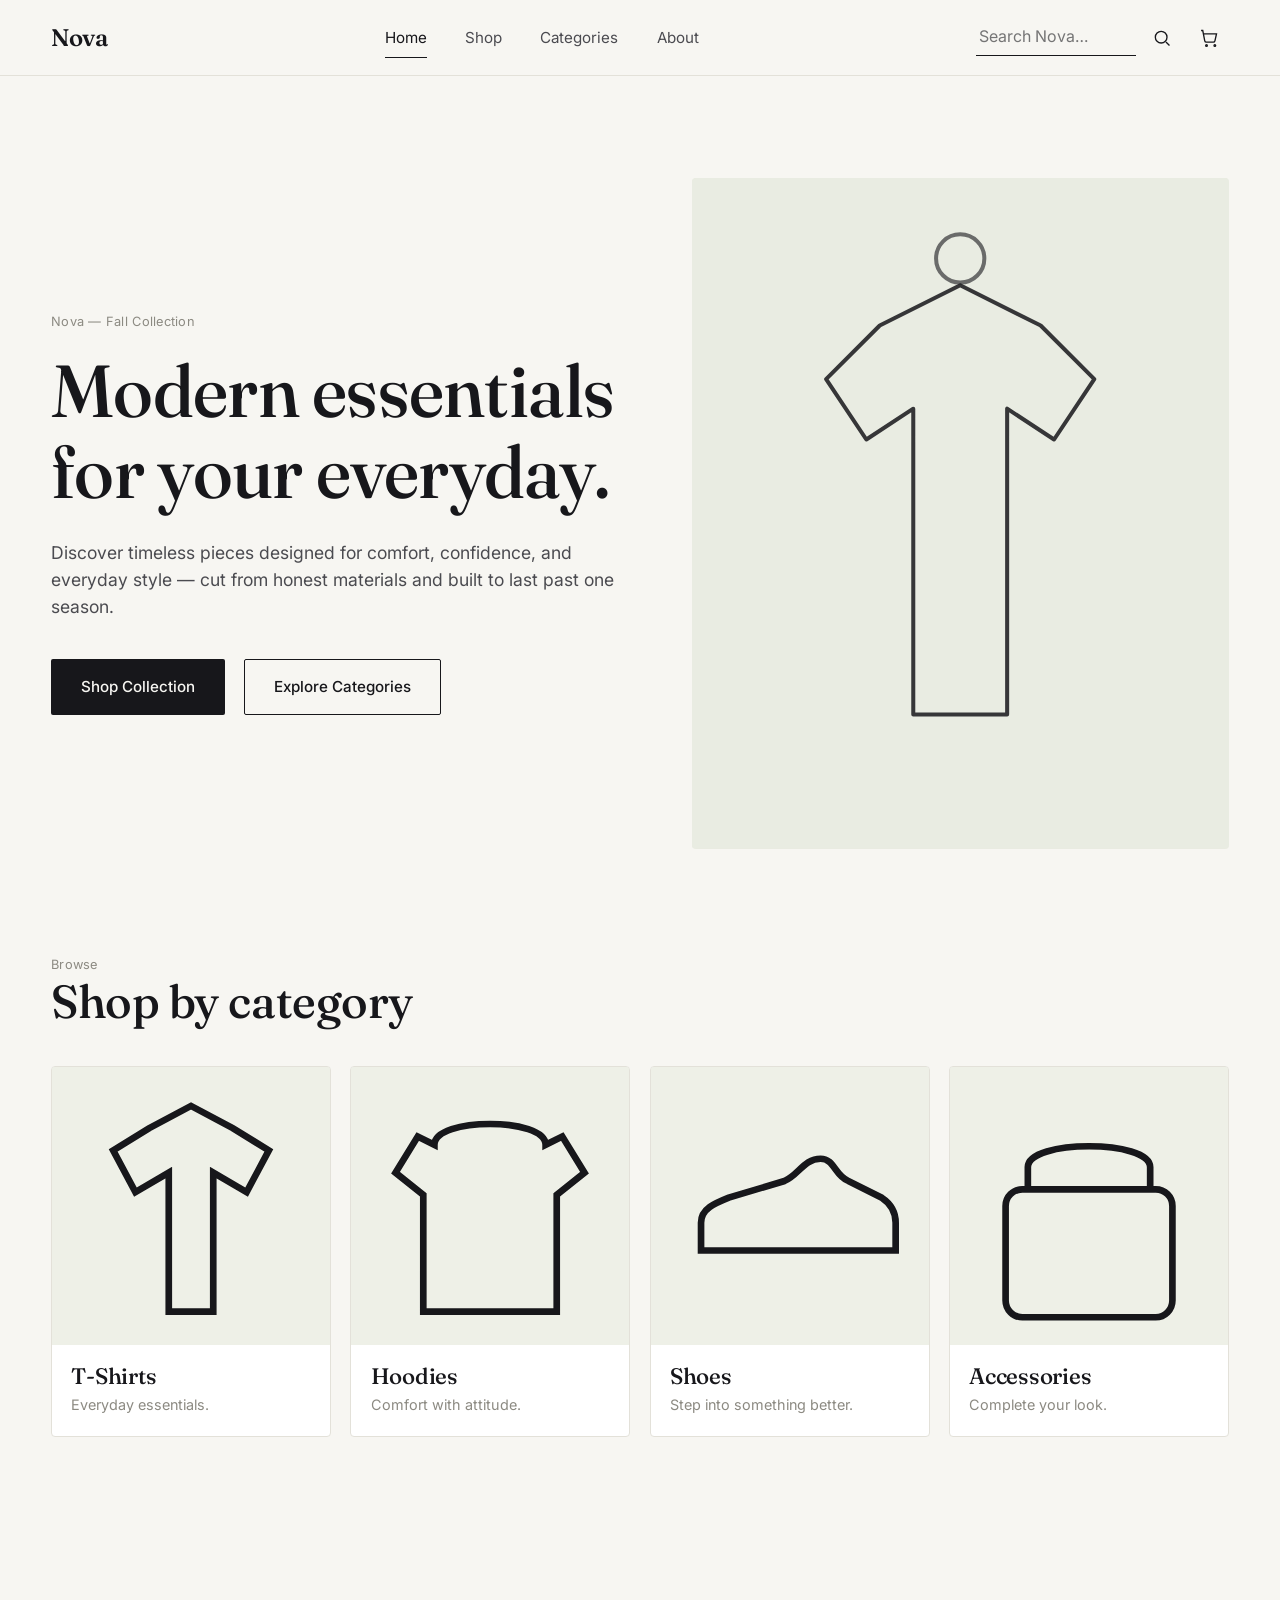
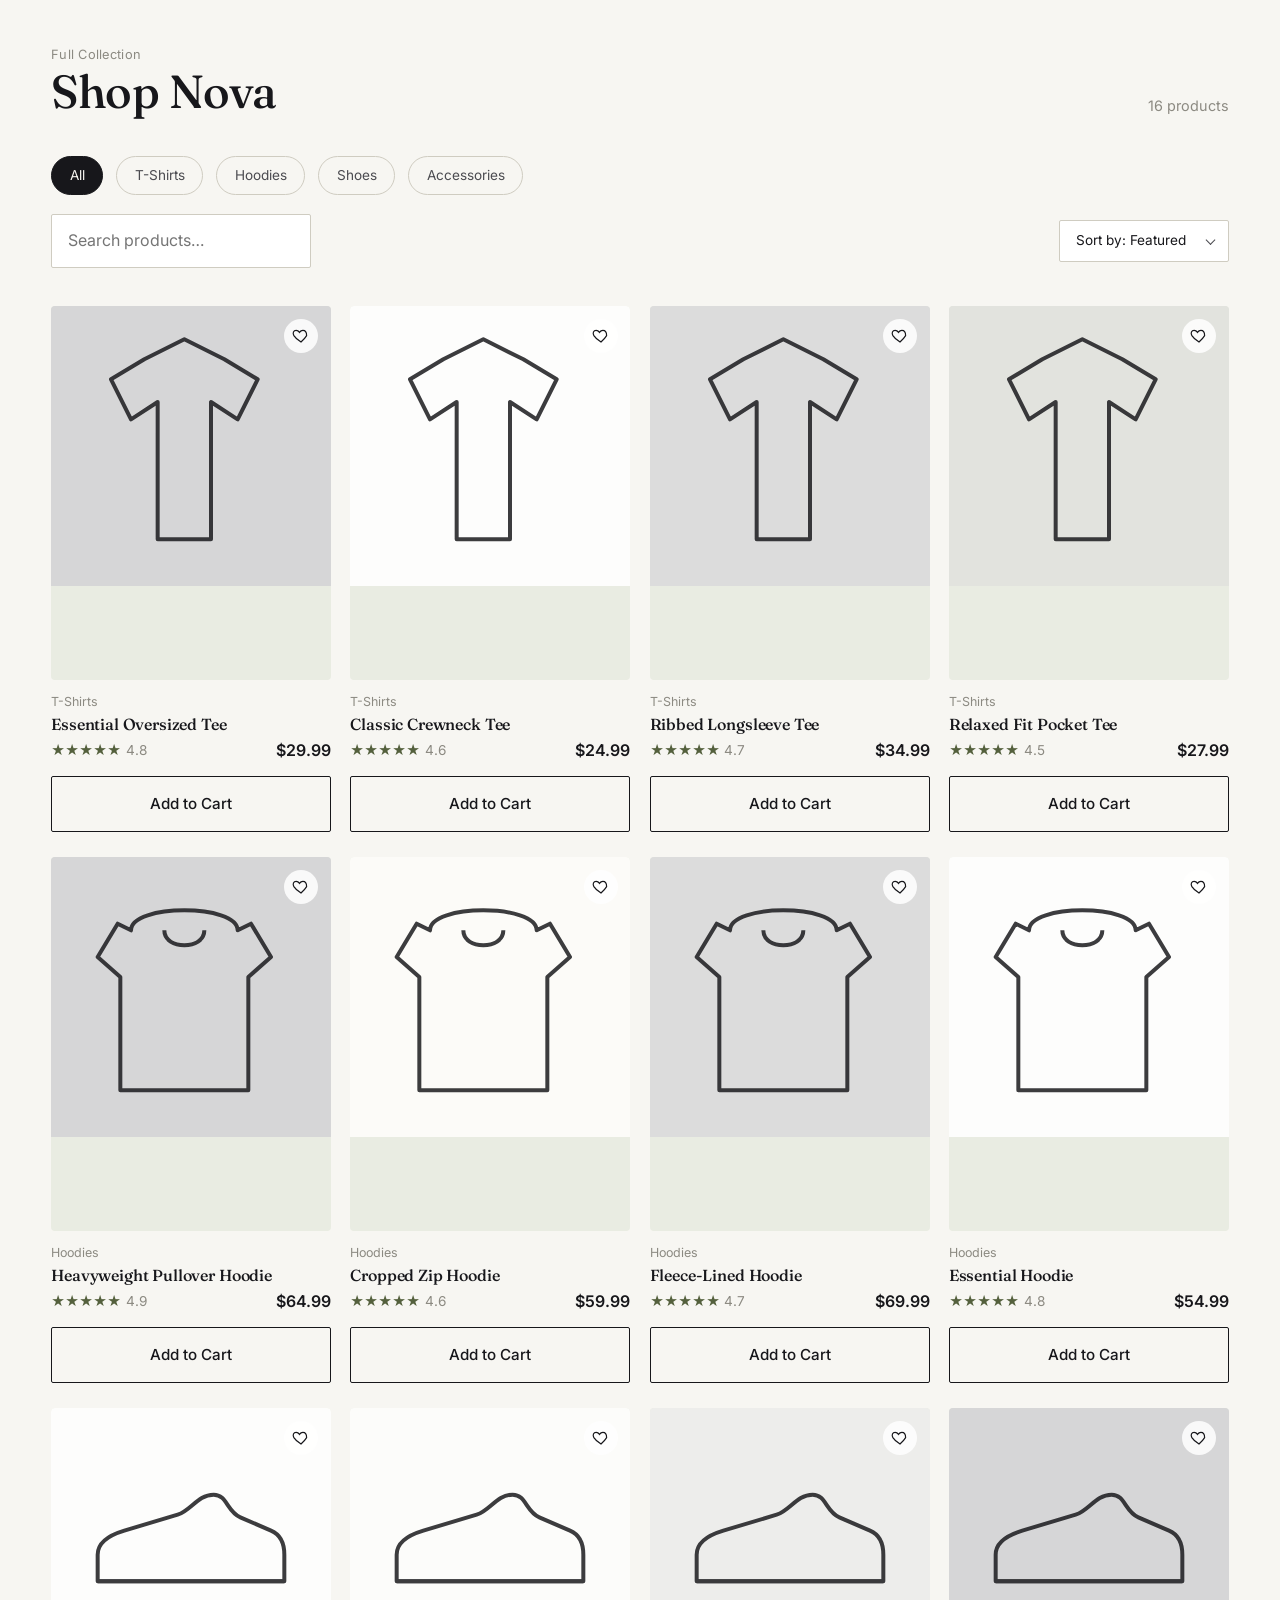
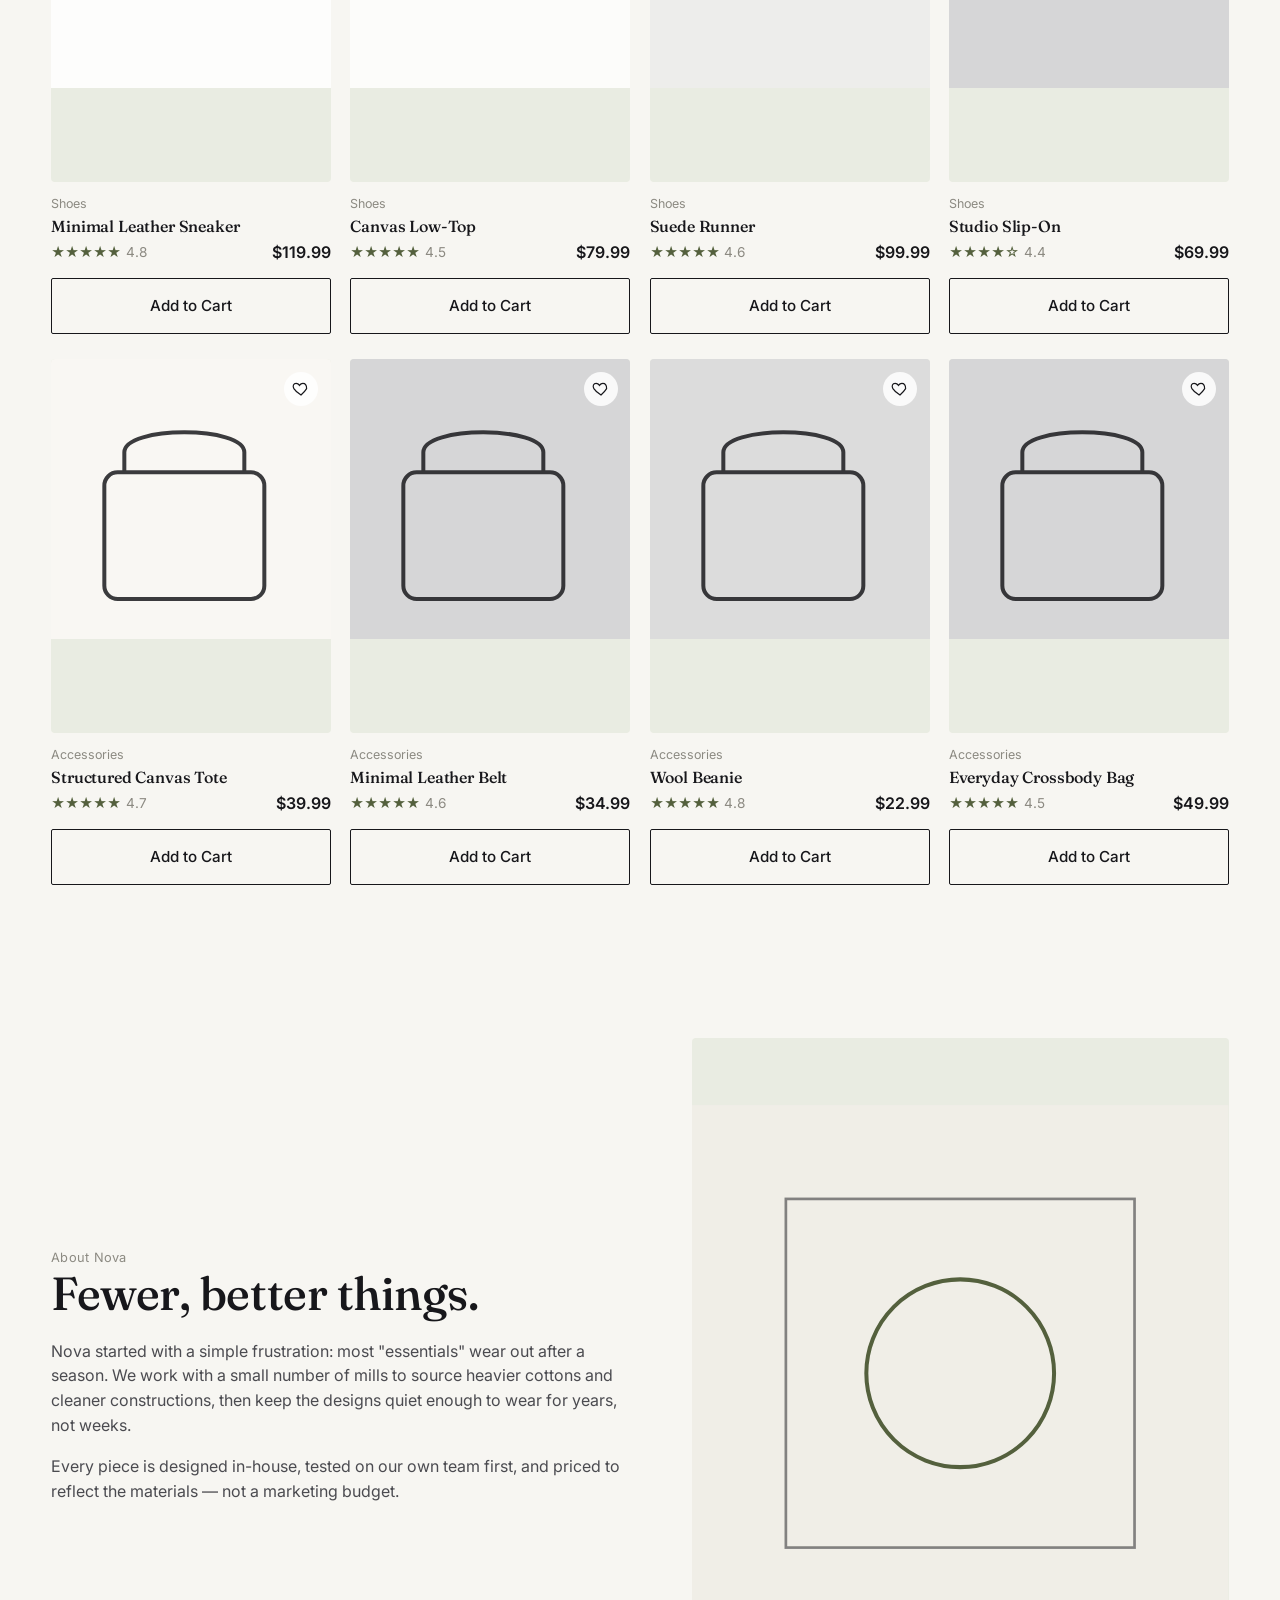
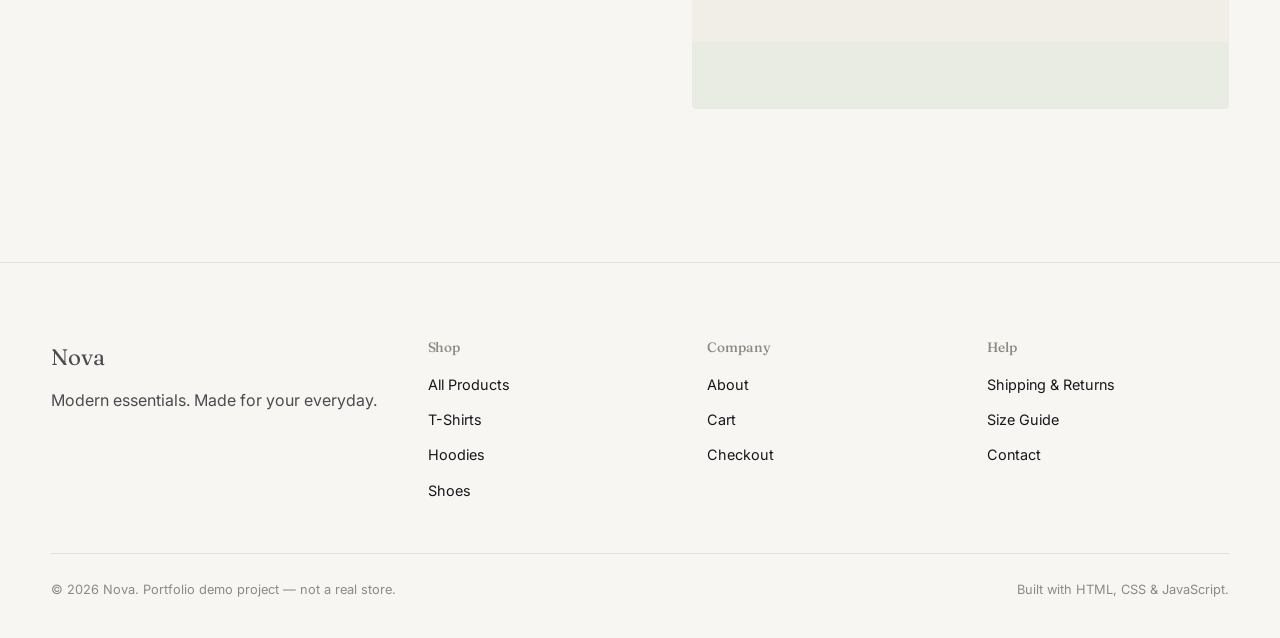
<file: index.html>
<!DOCTYPE html>
<html lang="en">
<head>
  <meta charset="UTF-8" />
  <meta name="viewport" content="width=device-width, initial-scale=1.0" />
  <title>Nova — Modern essentials, made for your everyday</title>
  <meta name="description" content="Nova is a modern fashion store selling t-shirts, hoodies, shoes, and accessories designed for comfort, confidence, and everyday style." />
  <link rel="icon" href="data:," />
  <link rel="preconnect" href="https://fonts.googleapis.com" />
  <link rel="preconnect" href="https://fonts.gstatic.com" crossorigin />
  <link href="https://fonts.googleapis.com/css2?family=Fraunces:opsz,wght@9..144,400;9..144,500;9..144,600&family=Inter:wght@400;500;600;700&display=swap" rel="stylesheet" />
  <link rel="stylesheet" href="css/style.css" />
  <link rel="stylesheet" href="css/components.css" />
  <link rel="stylesheet" href="css/responsive.css" />
</head>
<body>
  <a class="skip-link" href="#main">Skip to content</a>

  <!-- ===== Navbar ===== -->
  <header class="navbar">
    <div class="container navbar__inner">
      <button type="button" class="btn-icon navbar__toggle" data-menu-open aria-expanded="false" aria-controls="mobile-menu" aria-label="Open menu">
        <svg viewBox="0 0 24 24" width="22" height="22" fill="none" stroke="currentColor" stroke-width="1.6"><path d="M3 6h18M3 12h18M3 18h18"/></svg>
      </button>

      <a href="index.html" class="navbar__logo">Nova</a>

      <nav class="navbar__links" aria-label="Primary">
        <a href="index.html" aria-current="page">Home</a>
        <a href="#shop">Shop</a>
        <a href="#categories">Categories</a>
        <a href="#about">About</a>
      </nav>

      <div class="navbar__actions">
        <form class="navbar__search-form" data-search-form role="search" aria-label="Search products" onsubmit="return false;">
          <label for="nav-search" class="visually-hidden">Search products</label>
          <input type="search" id="nav-search" data-shop-search placeholder="Search Nova…" />
        </form>
        <button type="button" class="btn-icon" data-nav-search aria-label="Search">
          <svg viewBox="0 0 24 24" width="20" height="20" fill="none" stroke="currentColor" stroke-width="1.6"><circle cx="11" cy="11" r="7"/><path d="M21 21l-4.3-4.3"/></svg>
        </button>
        <a href="cart.html" class="btn-icon" aria-label="View cart">
          <svg viewBox="0 0 24 24" width="20" height="20" fill="none" stroke="currentColor" stroke-width="1.6"><circle cx="9" cy="21" r="1"/><circle cx="19" cy="21" r="1"/><path d="M2.5 3h2l2.4 12.4a2 2 0 0 0 2 1.6h8.2a2 2 0 0 0 2-1.6L21 7H6"/></svg>
          <span class="cart-badge" data-cart-badge>0</span>
        </a>
      </div>
    </div>
  </header>

  <!-- ===== Mobile menu ===== -->
  <div class="mobile-menu" id="mobile-menu">
    <div class="mobile-menu__scrim" data-menu-scrim></div>
    <div class="mobile-menu__panel" role="dialog" aria-modal="true" aria-label="Menu">
      <button type="button" class="btn-icon mobile-menu__close" data-menu-close aria-label="Close menu">
        <svg viewBox="0 0 24 24" width="20" height="20" fill="none" stroke="currentColor" stroke-width="1.6"><path d="M6 6l12 12M18 6L6 18"/></svg>
      </button>
      <nav class="mobile-menu__links" aria-label="Mobile">
        <a href="index.html">Home</a>
        <a href="#shop">Shop</a>
        <a href="#categories">Categories</a>
        <a href="#about">About</a>
        <a href="cart.html">Cart</a>
      </nav>
    </div>
  </div>

  <main id="main" class="page-enter">

    <!-- ===== Hero ===== -->
    <section class="hero">
      <div class="container hero__grid">
        <div class="hero__copy">
          <span class="eyebrow">Nova — Fall Collection</span>
          <h1>Modern essentials for your everyday.</h1>
          <p>Discover timeless pieces designed for comfort, confidence, and everyday style — cut from honest materials and built to last past one season.</p>
          <div class="hero__actions">
            <a href="#shop" class="btn btn-primary">Shop Collection</a>
            <a href="#categories" class="btn btn-secondary">Explore Categories</a>
          </div>
        </div>
        <div class="hero__visual" aria-hidden="true">
          <svg viewBox="0 0 400 500" xmlns="http://www.w3.org/2000/svg">
            <rect width="400" height="500" fill="#E9ECE2"/>
            <path d="M140 110 L200 80 L260 110 L300 150 L270 195 L235 172 L235 400 L165 400 L165 172 L130 195 L100 150 Z"
                  fill="none" stroke="#17171B" stroke-width="3" stroke-linejoin="round" opacity="0.85"/>
            <circle cx="200" cy="60" r="18" fill="none" stroke="#17171B" stroke-width="3" opacity="0.6"/>
          </svg>
        </div>
      </div>
    </section>

    <!-- ===== Featured Categories ===== -->
    <section class="section" id="categories">
      <div class="container">
        <div class="section-head">
          <div>
            <span class="eyebrow">Browse</span>
            <h2>Shop by category</h2>
          </div>
        </div>
        <div class="category-grid" data-categories-grid></div>
      </div>
    </section>

    <!-- ===== Shop ===== -->
    <section class="section" id="shop">
      <div class="container">
        <div class="section-head">
          <div>
            <span class="eyebrow">Full Collection</span>
            <h2>Shop Nova</h2>
          </div>
          <p data-result-count class="result-count">16 products</p>
        </div>

        <div class="toolbar">
          <div class="filter-pills" role="group" aria-label="Filter by category" data-filter-pills>
            <button type="button" class="filter-pill" data-filter-pill="All" aria-pressed="true">All</button>
            <button type="button" class="filter-pill" data-filter-pill="T-Shirts" aria-pressed="false">T-Shirts</button>
            <button type="button" class="filter-pill" data-filter-pill="Hoodies" aria-pressed="false">Hoodies</button>
            <button type="button" class="filter-pill" data-filter-pill="Shoes" aria-pressed="false">Shoes</button>
            <button type="button" class="filter-pill" data-filter-pill="Accessories" aria-pressed="false">Accessories</button>
          </div>

          <div class="toolbar__row">
            <div class="field" style="margin-bottom:0; max-width: 260px; flex: 1;">
              <label for="shop-search" class="visually-hidden">Search products</label>
              <input type="search" id="shop-search" data-shop-search placeholder="Search products…" />
            </div>
            <div class="select-field">
              <label for="sort-select" class="visually-hidden">Sort by</label>
              <select id="sort-select" data-sort-select>
                <option value="featured">Sort by: Featured</option>
                <option value="price-asc">Price: Low to High</option>
                <option value="price-desc">Price: High to Low</option>
                <option value="rating">Rating</option>
                <option value="name-asc">Name: A-Z</option>
                <option value="name-desc">Name: Z-A</option>
              </select>
            </div>
          </div>
        </div>

        <div class="product-grid" data-shop-grid aria-live="polite"></div>
      </div>
    </section>

    <!-- ===== About ===== -->
    <section class="section section--tight" id="about">
      <div class="container hero__grid" style="align-items:center;">
        <div class="hero__visual" aria-hidden="true" style="order:2;">
          <svg viewBox="0 0 400 400" xmlns="http://www.w3.org/2000/svg">
            <rect width="400" height="400" fill="#F0EEE7"/>
            <rect x="70" y="70" width="260" height="260" fill="none" stroke="#17171B" stroke-width="2" opacity="0.5"/>
            <circle cx="200" cy="200" r="70" fill="none" stroke="#54603D" stroke-width="3"/>
          </svg>
        </div>
        <div>
          <span class="eyebrow">About Nova</span>
          <h2 style="margin-bottom: 1.2rem;">Fewer, better things.</h2>
          <p>Nova started with a simple frustration: most "essentials" wear out after a season. We work with a small number of mills to source heavier cottons and cleaner constructions, then keep the designs quiet enough to wear for years, not weeks.</p>
          <p style="margin-top: 1rem;">Every piece is designed in-house, tested on our own team first, and priced to reflect the materials — not a marketing budget.</p>
        </div>
      </div>
    </section>
  </main>

  <!-- ===== Footer ===== -->
  <footer class="site-footer">
    <div class="container">
      <div class="site-footer__grid">
        <div>
          <p class="site-footer__brand">Nova</p>
          <p>Modern essentials. Made for your everyday.</p>
        </div>
        <div class="site-footer__col">
          <h4>Shop</h4>
          <ul>
            <li><a href="#shop">All Products</a></li>
            <li><a href="#" data-category-link="T-Shirts">T-Shirts</a></li>
            <li><a href="#" data-category-link="Hoodies">Hoodies</a></li>
            <li><a href="#" data-category-link="Shoes">Shoes</a></li>
          </ul>
        </div>
        <div class="site-footer__col">
          <h4>Company</h4>
          <ul>
            <li><a href="#about">About</a></li>
            <li><a href="cart.html">Cart</a></li>
            <li><a href="checkout.html">Checkout</a></li>
          </ul>
        </div>
        <div class="site-footer__col">
          <h4>Help</h4>
          <ul>
            <li><a href="#">Shipping &amp; Returns</a></li>
            <li><a href="#">Size Guide</a></li>
            <li><a href="#">Contact</a></li>
          </ul>
        </div>
      </div>
      <div class="site-footer__bottom">
        <span>© 2026 Nova. Portfolio demo project — not a real store.</span>
        <span>Built with HTML, CSS &amp; JavaScript.</span>
      </div>
    </div>
  </footer>

  <button type="button" class="back-to-top" data-back-to-top aria-label="Back to top">
    <svg viewBox="0 0 24 24" width="18" height="18" fill="none" stroke="currentColor" stroke-width="2"><path d="M12 19V5M5 12l7-7 7 7"/></svg>
  </button>

  <script src="js/storage.js"></script>
  <script src="js/products.js"></script>
  <script src="js/main.js"></script>
  <script>
    // Render the four featured category cards from shared product/category data.
    document.addEventListener("DOMContentLoaded", () => {
      const grid = document.querySelector("[data-categories-grid]");
      const icons = {
        "T-Shirts": '<path d="M35 22 L50 14 L65 22 L78 30 L70 45 L58 38 L58 88 L42 88 L42 38 L30 45 L22 30 Z" fill="none" stroke="#17171B" stroke-width="2.4"/>',
        Hoodies: '<path d="M30 28 C30 18 70 18 70 28 L76 25 L84 38 L74 46 L74 88 L26 88 L26 46 L16 38 L24 25 Z" fill="none" stroke="#17171B" stroke-width="2.4"/>',
        Shoes: '<path d="M18 66 L18 56 C18 51 23 49 28 47 L48 41 C53 39 55 33 61 33 C66 33 66 39 71 41 L83 47 C86 49 88 52 88 56 L88 66 Z" fill="none" stroke="#17171B" stroke-width="2.4"/>',
        Accessories: '<path d="M28 44 L28 36 C28 26 72 26 72 36 L72 44" fill="none" stroke="#17171B" stroke-width="2.4"/><rect x="20" y="44" width="60" height="46" rx="6" fill="none" stroke="#17171B" stroke-width="2.4"/>',
      };

      window.Nova.Products.CATEGORIES.forEach(({ label, tagline }) => {
        const card = document.createElement("a");
        card.href = "#shop";
        card.className = "category-card";
        card.dataset.categoryLink = label;
        card.innerHTML = `
          <div class="category-card__media">
            <svg viewBox="0 0 100 100"><rect width="100" height="100" fill="#EEF0E7"/>${icons[label]}</svg>
          </div>
          <div class="category-card__body">
            <h3>${label}</h3>
            <span>${tagline}</span>
          </div>`;
        grid.appendChild(card);
      });
    });
  </script>
</body>
</html>
</file>
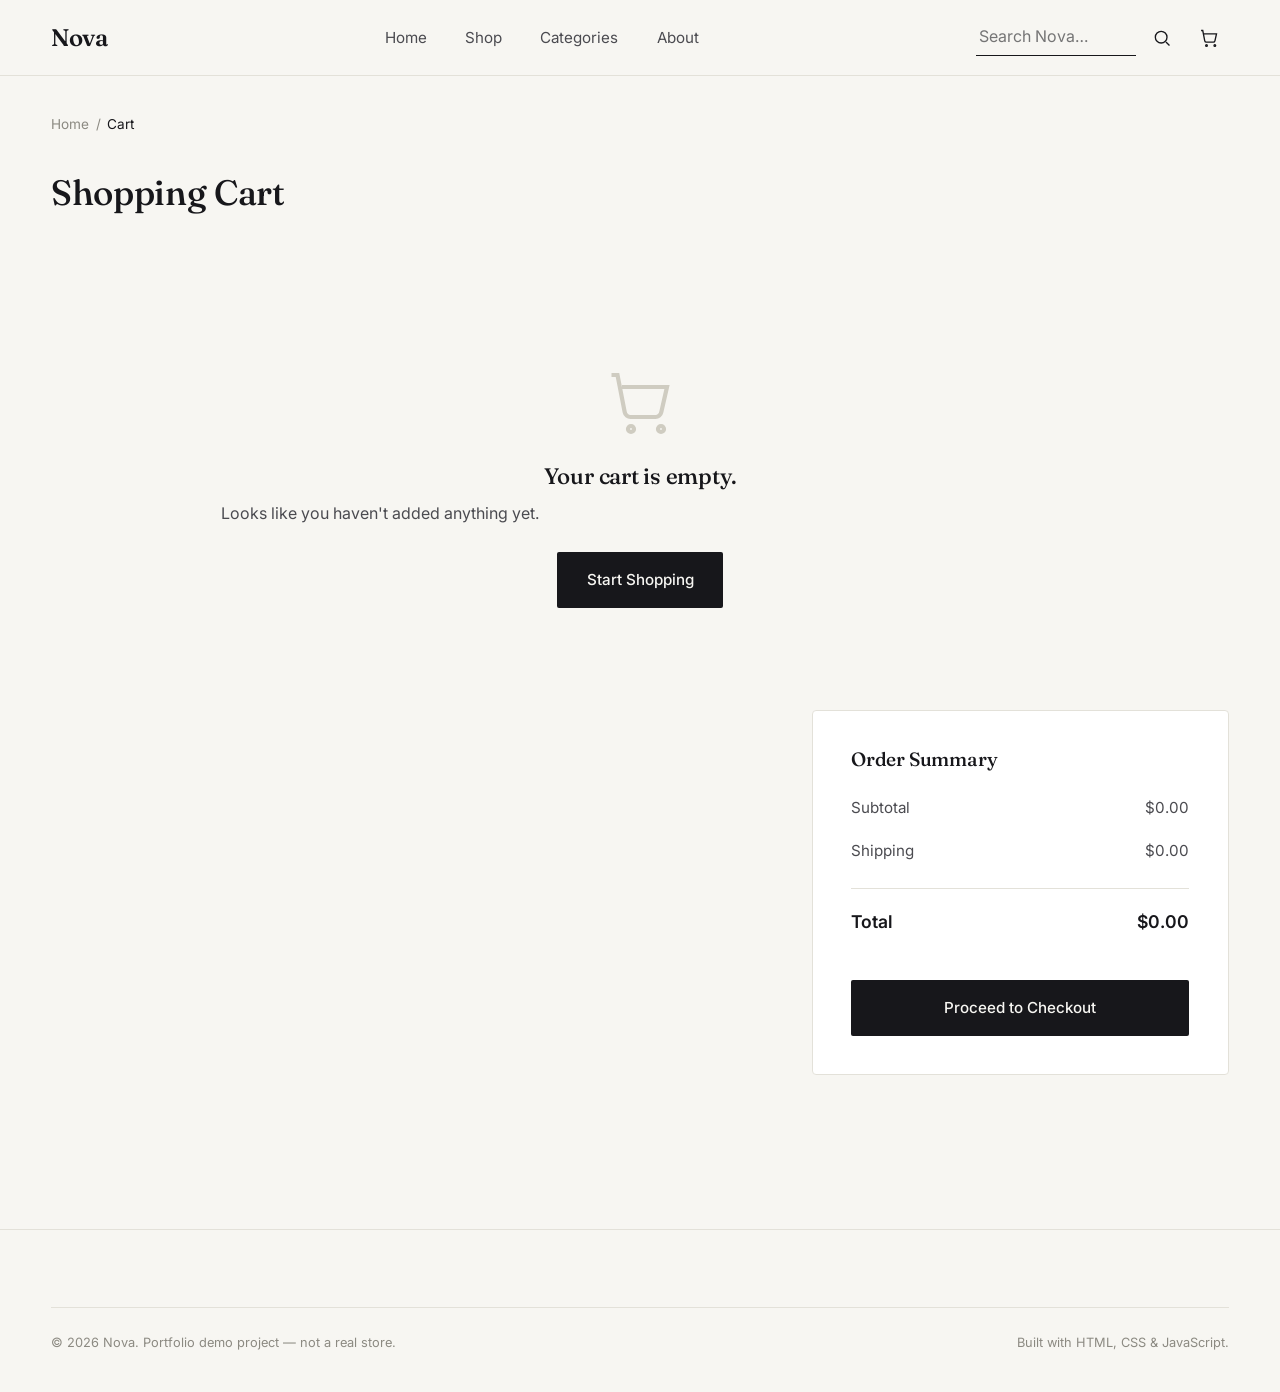
<file: cart.html>
<!DOCTYPE html>
<html lang="en">
<head>
  <meta charset="UTF-8" />
  <meta name="viewport" content="width=device-width, initial-scale=1.0" />
  <title>Your Cart — Nova</title>
  <link rel="icon" href="data:," />
  <link rel="preconnect" href="https://fonts.googleapis.com" />
  <link rel="preconnect" href="https://fonts.gstatic.com" crossorigin />
  <link href="https://fonts.googleapis.com/css2?family=Fraunces:opsz,wght@9..144,400;9..144,500;9..144,600&family=Inter:wght@400;500;600;700&display=swap" rel="stylesheet" />
  <link rel="stylesheet" href="css/style.css" />
  <link rel="stylesheet" href="css/components.css" />
  <link rel="stylesheet" href="css/responsive.css" />
</head>
<body>
  <a class="skip-link" href="#main">Skip to content</a>

  <!-- ===== Navbar ===== -->
  <header class="navbar">
    <div class="container navbar__inner">
      <button type="button" class="btn-icon navbar__toggle" data-menu-open aria-expanded="false" aria-controls="mobile-menu" aria-label="Open menu">
        <svg viewBox="0 0 24 24" width="22" height="22" fill="none" stroke="currentColor" stroke-width="1.6"><path d="M3 6h18M3 12h18M3 18h18"/></svg>
      </button>

      <a href="index.html" class="navbar__logo">Nova</a>

      <nav class="navbar__links" aria-label="Primary">
        <a href="index.html">Home</a>
        <a href="index.html#shop">Shop</a>
        <a href="index.html#categories">Categories</a>
        <a href="index.html#about">About</a>
      </nav>

      <div class="navbar__actions">
        <form class="navbar__search-form" role="search" aria-label="Search products" action="index.html" method="get">
          <label for="nav-search" class="visually-hidden">Search products</label>
          <input type="search" id="nav-search" name="search" placeholder="Search Nova…" />
        </form>
        <a href="index.html#shop" class="btn-icon" aria-label="Search">
          <svg viewBox="0 0 24 24" width="20" height="20" fill="none" stroke="currentColor" stroke-width="1.6"><circle cx="11" cy="11" r="7"/><path d="M21 21l-4.3-4.3"/></svg>
        </a>
        <a href="cart.html" class="btn-icon" aria-label="View cart" aria-current="page">
          <svg viewBox="0 0 24 24" width="20" height="20" fill="none" stroke="currentColor" stroke-width="1.6"><circle cx="9" cy="21" r="1"/><circle cx="19" cy="21" r="1"/><path d="M2.5 3h2l2.4 12.4a2 2 0 0 0 2 1.6h8.2a2 2 0 0 0 2-1.6L21 7H6"/></svg>
          <span class="cart-badge" data-cart-badge>0</span>
        </a>
      </div>
    </div>
  </header>

  <!-- ===== Mobile menu ===== -->
  <div class="mobile-menu" id="mobile-menu">
    <div class="mobile-menu__scrim" data-menu-scrim></div>
    <div class="mobile-menu__panel" role="dialog" aria-modal="true" aria-label="Menu">
      <button type="button" class="btn-icon mobile-menu__close" data-menu-close aria-label="Close menu">
        <svg viewBox="0 0 24 24" width="20" height="20" fill="none" stroke="currentColor" stroke-width="1.6"><path d="M6 6l12 12M18 6L6 18"/></svg>
      </button>
      <nav class="mobile-menu__links" aria-label="Mobile">
        <a href="index.html">Home</a>
        <a href="index.html#shop">Shop</a>
        <a href="index.html#categories">Categories</a>
        <a href="index.html#about">About</a>
        <a href="cart.html">Cart</a>
      </nav>
    </div>
  </div>

  <main id="main" class="page-enter">
    <div class="container section--tight" style="padding-top: var(--space-5);">
      <nav class="breadcrumbs" aria-label="Breadcrumb">
        <a href="index.html">Home</a><span aria-hidden="true">/</span>
        <span aria-current="page">Cart</span>
      </nav>

      <h1 style="margin-bottom: var(--space-6); font-size: 2.2rem;">Shopping Cart</h1>

      <!-- Empty state -->
      <div class="empty-state" data-cart-empty hidden>
        <svg viewBox="0 0 24 24" fill="none" stroke="currentColor" stroke-width="1.4"><circle cx="9" cy="21" r="1"/><circle cx="19" cy="21" r="1"/><path d="M2.5 3h2l2.4 12.4a2 2 0 0 0 2 1.6h8.2a2 2 0 0 0 2-1.6L21 7H6"/></svg>
        <h3>Your cart is empty.</h3>
        <p>Looks like you haven't added anything yet.</p>
        <a href="index.html#shop" class="btn btn-primary">Start Shopping</a>
      </div>

      <!-- Cart contents -->
      <div class="cart-layout" data-cart-layout hidden>
        <div>
          <ul data-cart-items></ul>
        </div>

        <aside class="summary-card" aria-label="Order summary">
          <h2 style="font-size: 1.2rem; margin-bottom: var(--space-4);">Order Summary</h2>
          <div class="summary-row">
            <span>Subtotal</span>
            <span data-cart-subtotal>$0.00</span>
          </div>
          <div class="summary-row">
            <span>Shipping</span>
            <span data-cart-shipping>$0.00</span>
          </div>
          <p class="free-shipping-note" data-free-shipping-note></p>
          <div class="summary-row summary-row--total">
            <span>Total</span>
            <span data-cart-total>$0.00</span>
          </div>
          <a href="checkout.html" class="btn btn-primary btn-block" style="margin-top: var(--space-4);">Proceed to Checkout</a>
        </aside>
      </div>
    </div>
  </main>

  <!-- ===== Footer ===== -->
  <footer class="site-footer">
    <div class="container">
      <div class="site-footer__bottom">
        <span>© 2026 Nova. Portfolio demo project — not a real store.</span>
        <span>Built with HTML, CSS &amp; JavaScript.</span>
      </div>
    </div>
  </footer>

  <script src="js/storage.js"></script>
  <script src="js/products.js"></script>
  <script src="js/main.js"></script>
  <script src="js/cart.js"></script>
</body>
</html>
</file>
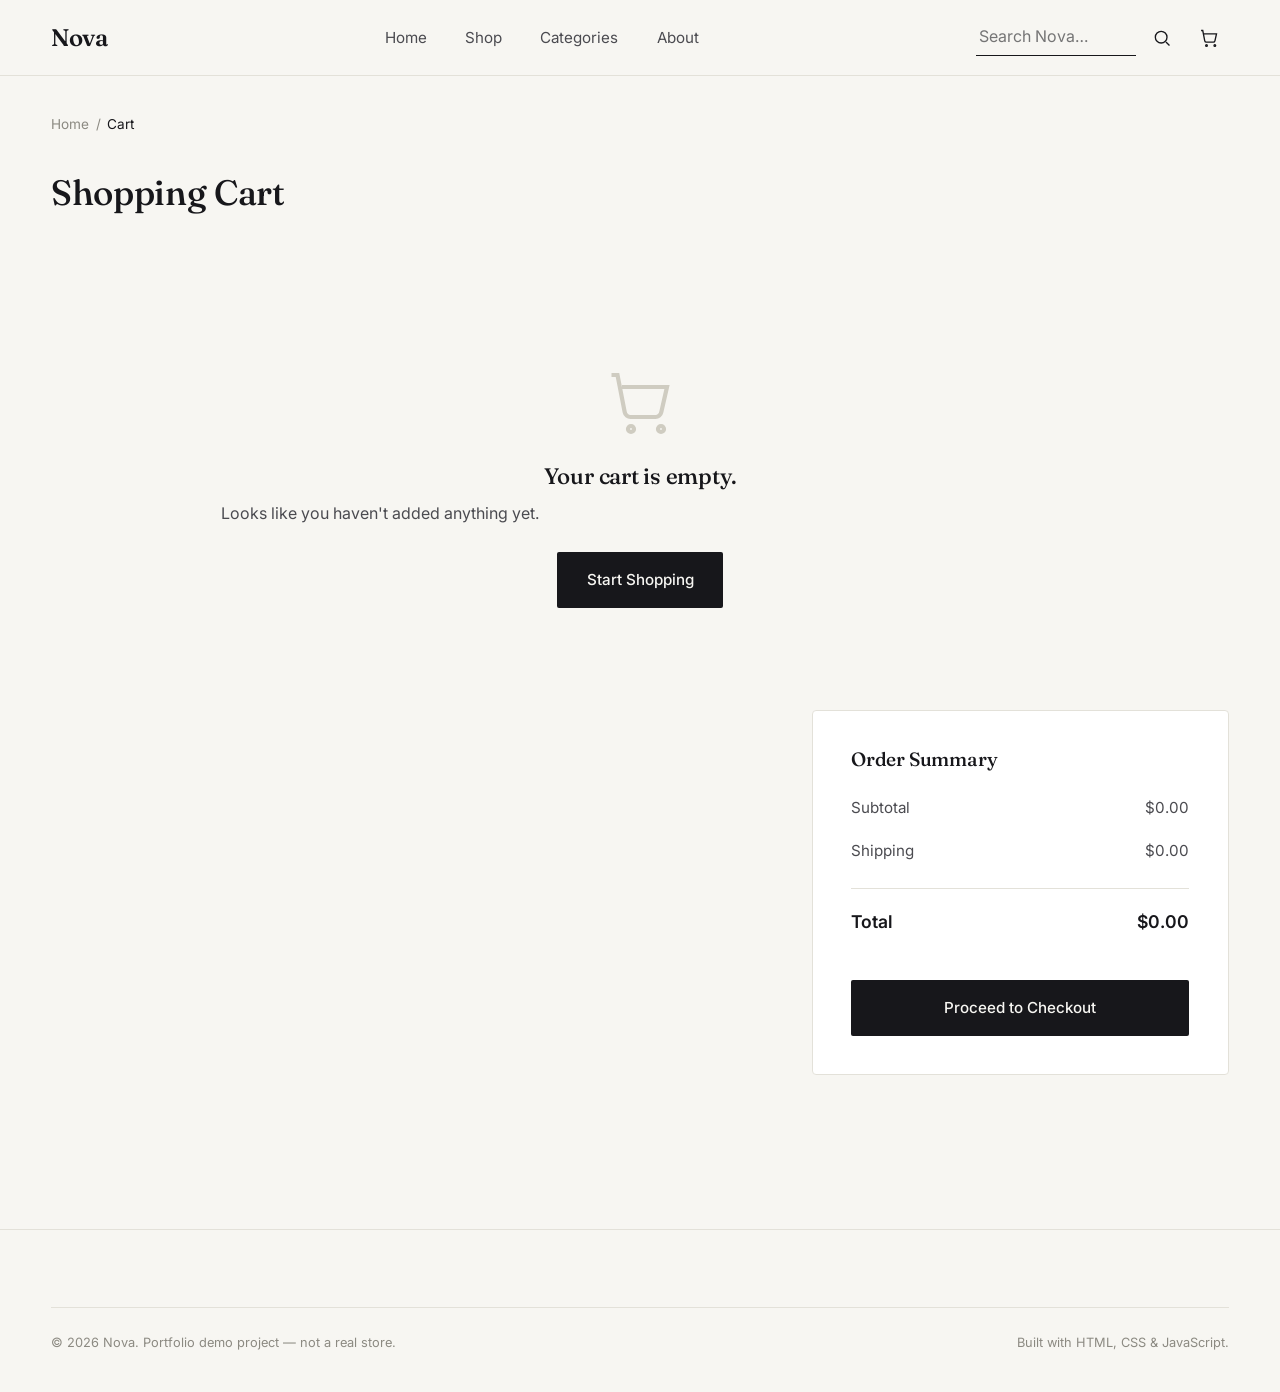
<file: checkout.html>
<!DOCTYPE html>
<html lang="en">
<head>
  <meta charset="UTF-8" />
  <meta name="viewport" content="width=device-width, initial-scale=1.0" />
  <title>Checkout — Nova</title>
  <link rel="icon" href="data:," />
  <link rel="preconnect" href="https://fonts.googleapis.com" />
  <link rel="preconnect" href="https://fonts.gstatic.com" crossorigin />
  <link href="https://fonts.googleapis.com/css2?family=Fraunces:opsz,wght@9..144,400;9..144,500;9..144,600&family=Inter:wght@400;500;600;700&display=swap" rel="stylesheet" />
  <link rel="stylesheet" href="css/style.css" />
  <link rel="stylesheet" href="css/components.css" />
  <link rel="stylesheet" href="css/responsive.css" />
</head>
<body>
  <a class="skip-link" href="#main">Skip to content</a>

  <!-- ===== Navbar ===== -->
  <header class="navbar">
    <div class="container navbar__inner">
      <button type="button" class="btn-icon navbar__toggle" data-menu-open aria-expanded="false" aria-controls="mobile-menu" aria-label="Open menu">
        <svg viewBox="0 0 24 24" width="22" height="22" fill="none" stroke="currentColor" stroke-width="1.6"><path d="M3 6h18M3 12h18M3 18h18"/></svg>
      </button>

      <a href="index.html" class="navbar__logo">Nova</a>

      <nav class="navbar__links" aria-label="Primary">
        <a href="index.html">Home</a>
        <a href="index.html#shop">Shop</a>
        <a href="index.html#categories">Categories</a>
        <a href="index.html#about">About</a>
      </nav>

      <div class="navbar__actions">
        <a href="cart.html" class="btn-icon" aria-label="View cart">
          <svg viewBox="0 0 24 24" width="20" height="20" fill="none" stroke="currentColor" stroke-width="1.6"><circle cx="9" cy="21" r="1"/><circle cx="19" cy="21" r="1"/><path d="M2.5 3h2l2.4 12.4a2 2 0 0 0 2 1.6h8.2a2 2 0 0 0 2-1.6L21 7H6"/></svg>
          <span class="cart-badge" data-cart-badge>0</span>
        </a>
      </div>
    </div>
  </header>

  <!-- ===== Mobile menu ===== -->
  <div class="mobile-menu" id="mobile-menu">
    <div class="mobile-menu__scrim" data-menu-scrim></div>
    <div class="mobile-menu__panel" role="dialog" aria-modal="true" aria-label="Menu">
      <button type="button" class="btn-icon mobile-menu__close" data-menu-close aria-label="Close menu">
        <svg viewBox="0 0 24 24" width="20" height="20" fill="none" stroke="currentColor" stroke-width="1.6"><path d="M6 6l12 12M18 6L6 18"/></svg>
      </button>
      <nav class="mobile-menu__links" aria-label="Mobile">
        <a href="index.html">Home</a>
        <a href="index.html#shop">Shop</a>
        <a href="cart.html">Cart</a>
      </nav>
    </div>
  </div>

  <main id="main" class="page-enter">
    <div class="container" style="padding-top: var(--space-5);">
      <nav class="breadcrumbs" aria-label="Breadcrumb">
        <a href="index.html">Home</a><span aria-hidden="true">/</span>
        <a href="cart.html">Cart</a><span aria-hidden="true">/</span>
        <span aria-current="page">Checkout</span>
      </nav>

      <!-- ===== Checkout form ===== -->
      <div data-checkout-view>
        <h1 style="margin-bottom: var(--space-6); font-size: 2.2rem;">Checkout</h1>

        <div class="checkout-layout">
          <form data-checkout-form novalidate>
            <div class="checkout-section">
              <h2>Contact Information</h2>
              <div class="field-row field-row--2">
                <div class="field">
                  <label for="email">Email</label>
                  <input type="email" id="email" name="email" autocomplete="email" required />
                  <p class="field-error" role="alert"></p>
                </div>
                <div class="field">
                  <label for="phone">Phone</label>
                  <input type="tel" id="phone" name="phone" autocomplete="tel" required />
                  <p class="field-error" role="alert"></p>
                </div>
              </div>
            </div>

            <div class="checkout-section">
              <h2>Shipping Information</h2>
              <div class="field">
                <label for="fullName">Full Name</label>
                <input type="text" id="fullName" name="fullName" autocomplete="name" required />
                <p class="field-error" role="alert"></p>
              </div>
              <div class="field">
                <label for="address">Address</label>
                <input type="text" id="address" name="address" autocomplete="street-address" required />
                <p class="field-error" role="alert"></p>
              </div>
              <div class="field-row field-row--3">
                <div class="field">
                  <label for="city">City</label>
                  <input type="text" id="city" name="city" autocomplete="address-level2" required />
                  <p class="field-error" role="alert"></p>
                </div>
                <div class="field">
                  <label for="postalCode">Postal Code</label>
                  <input type="text" id="postalCode" name="postalCode" autocomplete="postal-code" required />
                  <p class="field-error" role="alert"></p>
                </div>
                <div class="field">
                  <label for="country">Country</label>
                  <input type="text" id="country" name="country" autocomplete="country-name" required />
                  <p class="field-error" role="alert"></p>
                </div>
              </div>
            </div>

            <div class="checkout-section" style="border-bottom: none;">
              <h2>Payment</h2>
              <p style="margin-bottom: var(--space-4); font-size: 0.85rem;">This is a frontend demo — no payment information is sent or processed anywhere.</p>
              <div class="field">
                <label for="cardNumber">Card Number</label>
                <input type="text" id="cardNumber" name="cardNumber" inputmode="numeric" placeholder="1234 5678 9012 3456" autocomplete="cc-number" required />
                <p class="field-error" role="alert"></p>
              </div>
              <div class="field-row field-row--2">
                <div class="field">
                  <label for="cardExpiry">MM/YY</label>
                  <input type="text" id="cardExpiry" name="cardExpiry" placeholder="MM/YY" autocomplete="cc-exp" required />
                  <p class="field-error" role="alert"></p>
                </div>
                <div class="field">
                  <label for="cardCvv">CVV</label>
                  <input type="text" id="cardCvv" name="cardCvv" inputmode="numeric" placeholder="123" autocomplete="cc-csc" required />
                  <p class="field-error" role="alert"></p>
                </div>
              </div>
              <div class="field">
                <label for="cardName">Cardholder Name</label>
                <input type="text" id="cardName" name="cardName" autocomplete="cc-name" required />
                <p class="field-error" role="alert"></p>
              </div>
            </div>

            <button type="submit" class="btn btn-primary btn-block">Place Order</button>
          </form>

          <aside class="summary-card" aria-label="Order summary">
            <h2 style="font-size: 1.2rem; margin-bottom: var(--space-4);">Order Summary</h2>
            <div data-order-summary></div>
            <div class="summary-row" style="margin-top: var(--space-3); padding-top: var(--space-3); border-top: 1px solid var(--color-line);">
              <span>Subtotal</span>
              <span data-checkout-subtotal>$0.00</span>
            </div>
            <div class="summary-row">
              <span>Shipping</span>
              <span data-checkout-shipping>$0.00</span>
            </div>
            <div class="summary-row summary-row--total">
              <span>Total</span>
              <span data-checkout-total>$0.00</span>
            </div>
          </aside>
        </div>
      </div>

      <!-- ===== Confirmation ===== -->
      <div class="confirmation" data-confirmation-view hidden>
        <div class="confirmation__icon">
          <svg viewBox="0 0 24 24" width="30" height="30" fill="none" stroke="currentColor" stroke-width="2"><path d="M20 6L9 17l-5-5"/></svg>
        </div>
        <h1>Order Confirmed!</h1>
        <p>Thank you for shopping with Nova. Your order has been successfully placed and a confirmation has been sent to your email.</p>
        <span class="confirmation__order-id">Order # <strong data-order-id></strong></span>
        <div>
          <a href="index.html" class="btn btn-primary">Continue Shopping</a>
        </div>
      </div>
    </div>
  </main>

  <!-- ===== Footer ===== -->
  <footer class="site-footer">
    <div class="container">
      <div class="site-footer__bottom">
        <span>© 2026 Nova. Portfolio demo project — not a real store.</span>
        <span>Built with HTML, CSS &amp; JavaScript.</span>
      </div>
    </div>
  </footer>

  <script src="js/storage.js"></script>
  <script src="js/products.js"></script>
  <script src="js/main.js"></script>
  <script src="js/checkout.js"></script>
</body>
</html>
</file>
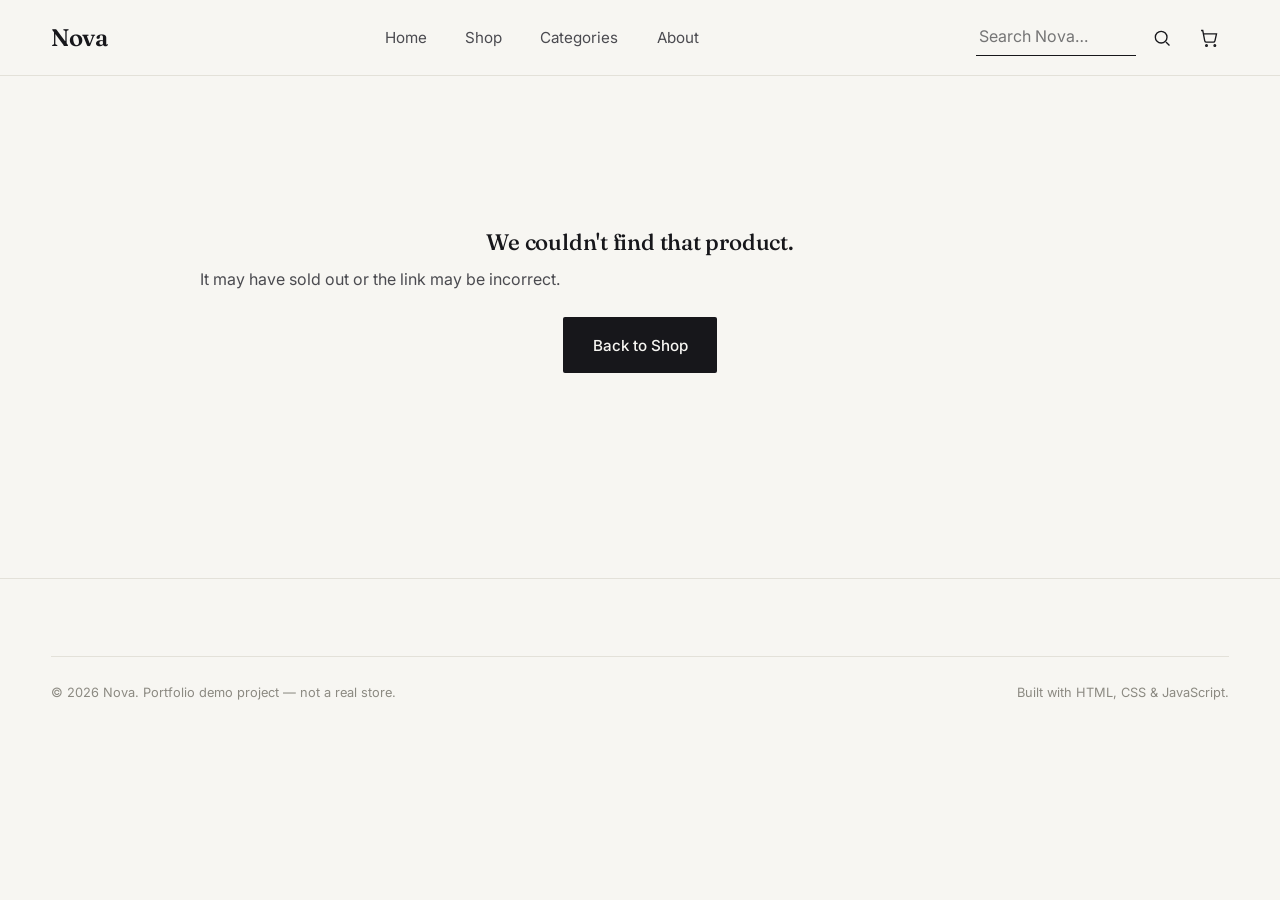
<file: product.html>
<!DOCTYPE html>
<html lang="en">
<head>
  <meta charset="UTF-8" />
  <meta name="viewport" content="width=device-width, initial-scale=1.0" />
  <title>Product — Nova</title>
  <link rel="icon" href="data:," />
  <link rel="preconnect" href="https://fonts.googleapis.com" />
  <link rel="preconnect" href="https://fonts.gstatic.com" crossorigin />
  <link href="https://fonts.googleapis.com/css2?family=Fraunces:opsz,wght@9..144,400;9..144,500;9..144,600&family=Inter:wght@400;500;600;700&display=swap" rel="stylesheet" />
  <link rel="stylesheet" href="css/style.css" />
  <link rel="stylesheet" href="css/components.css" />
  <link rel="stylesheet" href="css/responsive.css" />
</head>
<body>
  <a class="skip-link" href="#main">Skip to content</a>

  <!-- ===== Navbar ===== -->
  <header class="navbar">
    <div class="container navbar__inner">
      <button type="button" class="btn-icon navbar__toggle" data-menu-open aria-expanded="false" aria-controls="mobile-menu" aria-label="Open menu">
        <svg viewBox="0 0 24 24" width="22" height="22" fill="none" stroke="currentColor" stroke-width="1.6"><path d="M3 6h18M3 12h18M3 18h18"/></svg>
      </button>

      <a href="index.html" class="navbar__logo">Nova</a>

      <nav class="navbar__links" aria-label="Primary">
        <a href="index.html">Home</a>
        <a href="index.html#shop">Shop</a>
        <a href="index.html#categories">Categories</a>
        <a href="index.html#about">About</a>
      </nav>

      <div class="navbar__actions">
        <form class="navbar__search-form" role="search" aria-label="Search products" action="index.html" method="get">
          <label for="nav-search" class="visually-hidden">Search products</label>
          <input type="search" id="nav-search" name="search" placeholder="Search Nova…" />
        </form>
        <a href="index.html#shop" class="btn-icon" aria-label="Search">
          <svg viewBox="0 0 24 24" width="20" height="20" fill="none" stroke="currentColor" stroke-width="1.6"><circle cx="11" cy="11" r="7"/><path d="M21 21l-4.3-4.3"/></svg>
        </a>
        <a href="cart.html" class="btn-icon" aria-label="View cart">
          <svg viewBox="0 0 24 24" width="20" height="20" fill="none" stroke="currentColor" stroke-width="1.6"><circle cx="9" cy="21" r="1"/><circle cx="19" cy="21" r="1"/><path d="M2.5 3h2l2.4 12.4a2 2 0 0 0 2 1.6h8.2a2 2 0 0 0 2-1.6L21 7H6"/></svg>
          <span class="cart-badge" data-cart-badge>0</span>
        </a>
      </div>
    </div>
  </header>

  <!-- ===== Mobile menu ===== -->
  <div class="mobile-menu" id="mobile-menu">
    <div class="mobile-menu__scrim" data-menu-scrim></div>
    <div class="mobile-menu__panel" role="dialog" aria-modal="true" aria-label="Menu">
      <button type="button" class="btn-icon mobile-menu__close" data-menu-close aria-label="Close menu">
        <svg viewBox="0 0 24 24" width="20" height="20" fill="none" stroke="currentColor" stroke-width="1.6"><path d="M6 6l12 12M18 6L6 18"/></svg>
      </button>
      <nav class="mobile-menu__links" aria-label="Mobile">
        <a href="index.html">Home</a>
        <a href="index.html#shop">Shop</a>
        <a href="index.html#categories">Categories</a>
        <a href="index.html#about">About</a>
        <a href="cart.html">Cart</a>
      </nav>
    </div>
  </div>

  <main id="main" class="page-enter">
    <div class="container" style="padding-top: var(--space-6);">
      <div data-product-page></div>
    </div>
  </main>

  <!-- ===== Footer ===== -->
  <footer class="site-footer">
    <div class="container">
      <div class="site-footer__bottom">
        <span>© 2026 Nova. Portfolio demo project — not a real store.</span>
        <span>Built with HTML, CSS &amp; JavaScript.</span>
      </div>
    </div>
  </footer>

  <button type="button" class="back-to-top" data-back-to-top aria-label="Back to top">
    <svg viewBox="0 0 24 24" width="18" height="18" fill="none" stroke="currentColor" stroke-width="2"><path d="M12 19V5M5 12l7-7 7 7"/></svg>
  </button>

  <script src="js/storage.js"></script>
  <script src="js/products.js"></script>
  <script src="js/main.js"></script>
  <script src="js/product.js"></script>
</body>
</html>
</file>
<file: css/style.css>
/* ==========================================================================
   Nova — Base Styles
   Design tokens, reset, typography, and shared layout primitives.
   ========================================================================== */

:root {
  /* Color */
  --color-bg: #F7F6F2;
  --color-surface: #FFFFFF;
  --color-ink: #17171B;
  --color-ink-soft: #4B4B50;
  --color-muted: #8C8A82;
  --color-line: #E3E1D9;
  --color-line-strong: #CFCCC1;
  --color-accent: #54603D;
  --color-accent-dark: #3B4529;
  --color-accent-tint: #E9ECE2;
  --color-error: #A23B2E;
  --color-success: #3B5D3F;

  /* Type */
  --font-display: 'Fraunces', Georgia, serif;
  --font-body: 'Inter', -apple-system, BlinkMacSystemFont, sans-serif;

  /* Spacing scale */
  --space-1: 0.4rem;
  --space-2: 0.8rem;
  --space-3: 1.2rem;
  --space-4: 1.6rem;
  --space-5: 2.4rem;
  --space-6: 3.2rem;
  --space-7: 4.8rem;
  --space-8: 6.4rem;
  --space-9: 9.6rem;

  /* Layout */
  --container-max: 1320px;
  --radius-sm: 2px;
  --radius-md: 4px;
  --nav-height: 76px;

  /* Motion */
  --ease: cubic-bezier(0.4, 0, 0.2, 1);
  --duration: 220ms;
}

/* ---- Reset ---- */
*,
*::before,
*::after {
  box-sizing: border-box;
}

* {
  margin: 0;
}

html {
  font-size: 100%;
  scroll-behavior: smooth;
}

@media (prefers-reduced-motion: reduce) {
  html {
    scroll-behavior: auto;
  }
  *,
  *::before,
  *::after {
    animation-duration: 0.01ms !important;
    animation-iteration-count: 1 !important;
    transition-duration: 0.01ms !important;
  }
}

body {
  font-family: var(--font-body);
  color: var(--color-ink);
  background: var(--color-bg);
  line-height: 1.55;
  -webkit-font-smoothing: antialiased;
  min-height: 100vh;
}

img,
svg {
  display: block;
  max-width: 100%;
}

button,
input,
select,
textarea {
  font: inherit;
  color: inherit;
}

button {
  cursor: pointer;
  background: none;
  border: none;
}

a {
  color: inherit;
  text-decoration: none;
}

ul,
ol {
  list-style: none;
  padding: 0;
}

/* ---- Focus states (accessibility) ---- */
:focus-visible {
  outline: 2px solid var(--color-accent);
  outline-offset: 3px;
}

/* ---- Typography ---- */
h1, h2, h3, h4 {
  font-family: var(--font-display);
  font-weight: 500;
  line-height: 1.1;
  letter-spacing: -0.01em;
  color: var(--color-ink);
}

h1 { font-size: clamp(2.6rem, 6vw, 4.6rem); }
h2 { font-size: clamp(2rem, 4vw, 2.9rem); }
h3 { font-size: 1.4rem; }
h4 { font-size: 1.1rem; }

p {
  color: var(--color-ink-soft);
  max-width: 62ch;
}

.eyebrow {
  font-size: 0.8rem;
  color: var(--color-muted);
  letter-spacing: 0.02em;
}

/* ---- Layout primitives ---- */
.container {
  width: 100%;
  max-width: var(--container-max);
  margin-inline: auto;
  padding-inline: var(--space-4);
}

.section {
  padding-block: var(--space-8);
}

.section--tight {
  padding-block: var(--space-6);
}

.visually-hidden {
  position: absolute;
  width: 1px;
  height: 1px;
  padding: 0;
  margin: -1px;
  overflow: hidden;
  clip: rect(0, 0, 0, 0);
  white-space: nowrap;
  border: 0;
}

.skip-link {
  position: absolute;
  left: var(--space-2);
  top: -60px;
  background: var(--color-ink);
  color: var(--color-bg);
  padding: var(--space-2) var(--space-3);
  border-radius: var(--radius-sm);
  z-index: 200;
  transition: top var(--duration) var(--ease);
}

.skip-link:focus {
  top: var(--space-2);
}

/* Page enter fade — one subtle, orchestrated moment per page */
.page-enter {
  animation: page-fade 0.5s var(--ease) both;
}

@keyframes page-fade {
  from { opacity: 0; transform: translateY(8px); }
  to { opacity: 1; transform: translateY(0); }
}

main {
  padding-top: var(--nav-height);
}
</file>
<file: css/components.css>
/* ==========================================================================
   Nova — Components
   ========================================================================== */

/* ---- Buttons ---- */
.btn {
  display: inline-flex;
  align-items: center;
  justify-content: center;
  gap: var(--space-2);
  padding: 0.95rem 1.8rem;
  font-size: 0.95rem;
  font-weight: 500;
  border-radius: var(--radius-sm);
  border: 1px solid transparent;
  transition: background var(--duration) var(--ease), color var(--duration) var(--ease), border-color var(--duration) var(--ease), transform var(--duration) var(--ease);
  white-space: nowrap;
}

.btn:active {
  transform: translateY(1px);
}

.btn-primary {
  background: var(--color-ink);
  color: var(--color-bg);
}

.btn-primary:hover {
  background: var(--color-accent-dark);
}

.btn-secondary {
  background: transparent;
  color: var(--color-ink);
  border-color: var(--color-ink);
}

.btn-secondary:hover {
  background: var(--color-ink);
  color: var(--color-bg);
}

.btn-ghost {
  background: transparent;
  color: var(--color-ink-soft);
  padding: 0.6rem 0.9rem;
}

.btn-ghost:hover {
  color: var(--color-ink);
}

.btn-block {
  width: 100%;
}

.btn:disabled {
  opacity: 0.45;
  cursor: not-allowed;
  transform: none;
}

.btn-icon {
  display: inline-flex;
  align-items: center;
  justify-content: center;
  width: 40px;
  height: 40px;
  border-radius: 50%;
  color: var(--color-ink);
  transition: background var(--duration) var(--ease);
  position: relative;
}

.btn-icon:hover {
  background: var(--color-line);
}

/* ---- Navbar ---- */
.navbar {
  position: fixed;
  inset-inline: 0;
  top: 0;
  height: var(--nav-height);
  z-index: 100;
  background: rgba(247, 246, 242, 0.92);
  backdrop-filter: blur(8px);
  border-bottom: 1px solid var(--color-line);
  transition: box-shadow var(--duration) var(--ease);
}

.navbar.is-scrolled {
  box-shadow: 0 1px 0 var(--color-line-strong);
}

.navbar__inner {
  height: 100%;
  display: flex;
  align-items: center;
  justify-content: space-between;
  gap: var(--space-4);
}

.navbar__logo {
  font-family: var(--font-display);
  font-size: 1.5rem;
  font-weight: 600;
  letter-spacing: -0.02em;
}

.navbar__links {
  display: none;
  gap: var(--space-5);
  font-size: 0.95rem;
}

.navbar__links a {
  position: relative;
  padding-block: var(--space-1);
  color: var(--color-ink-soft);
  transition: color var(--duration) var(--ease);
}

.navbar__links a::after {
  content: "";
  position: absolute;
  left: 0;
  right: 100%;
  bottom: -2px;
  height: 1px;
  background: var(--color-ink);
  transition: right var(--duration) var(--ease);
}

.navbar__links a:hover {
  color: var(--color-ink);
}

.navbar__links a:hover::after,
.navbar__links a[aria-current="page"]::after {
  right: 0;
}

.navbar__links a[aria-current="page"] {
  color: var(--color-ink);
}

.navbar__actions {
  display: flex;
  align-items: center;
  gap: var(--space-1);
}

.navbar__search-form {
  display: none;
  align-items: center;
  border-bottom: 1px solid var(--color-ink);
  padding-bottom: 2px;
}

.navbar__search-form input {
  border: none;
  background: none;
  width: 160px;
  padding: 0.3rem 0.2rem;
}

.cart-badge {
  position: absolute;
  top: 2px;
  right: 2px;
  min-width: 17px;
  height: 17px;
  padding-inline: 3px;
  border-radius: 50%;
  background: var(--color-accent);
  color: #fff;
  font-size: 0.65rem;
  font-weight: 600;
  display: flex;
  align-items: center;
  justify-content: center;
  transform: scale(0);
  transition: transform var(--duration) var(--ease);
}

.cart-badge.is-visible {
  transform: scale(1);
}

.navbar__toggle {
  display: inline-flex;
}

/* Mobile menu drawer */
.mobile-menu {
  position: fixed;
  inset: 0;
  z-index: 150;
  visibility: hidden;
}

.mobile-menu.is-open {
  visibility: visible;
}

.mobile-menu__scrim {
  position: absolute;
  inset: 0;
  background: rgba(23, 23, 27, 0.4);
  opacity: 0;
  transition: opacity var(--duration) var(--ease);
}

.mobile-menu.is-open .mobile-menu__scrim {
  opacity: 1;
}

.mobile-menu__panel {
  position: absolute;
  top: 0;
  left: 0;
  bottom: 0;
  width: min(320px, 84vw);
  background: var(--color-bg);
  padding: var(--space-5) var(--space-4);
  transform: translateX(-100%);
  transition: transform var(--duration) var(--ease);
  display: flex;
  flex-direction: column;
  gap: var(--space-5);
}

.mobile-menu.is-open .mobile-menu__panel {
  transform: translateX(0);
}

.mobile-menu__links {
  display: flex;
  flex-direction: column;
  gap: var(--space-4);
  font-family: var(--font-display);
  font-size: 1.6rem;
}

.mobile-menu__close {
  align-self: flex-end;
}

/* ---- Hero ---- */
.hero {
  padding-top: var(--space-7);
}

.hero__grid {
  display: grid;
  gap: var(--space-6);
  align-items: center;
}

.hero__copy .eyebrow {
  display: block;
  margin-bottom: var(--space-3);
}

.hero__copy h1 {
  margin-bottom: var(--space-4);
}

.hero__copy p {
  font-size: 1.1rem;
  margin-bottom: var(--space-5);
}

.hero__actions {
  display: flex;
  flex-wrap: wrap;
  gap: var(--space-3);
}

.hero__visual {
  aspect-ratio: 4 / 5;
  border-radius: var(--radius-md);
  overflow: hidden;
  background: var(--color-accent-tint);
}

.hero__visual svg {
  width: 100%;
  height: 100%;
}

/* ---- Category cards ---- */
.category-grid {
  display: grid;
  gap: var(--space-3);
  grid-template-columns: repeat(2, 1fr);
}

.category-card {
  position: relative;
  display: block;
  border: 1px solid var(--color-line);
  border-radius: var(--radius-md);
  overflow: hidden;
  background: var(--color-surface);
  transition: border-color var(--duration) var(--ease);
}

.category-card:hover {
  border-color: var(--color-ink);
}

.category-card__media {
  aspect-ratio: 1 / 1;
  background: var(--color-accent-tint);
  overflow: hidden;
}

.category-card__media svg {
  width: 100%;
  height: 100%;
  transition: transform 0.5s var(--ease);
}

.category-card:hover .category-card__media svg {
  transform: scale(1.06);
}

.category-card__body {
  padding: var(--space-3);
}

.category-card__body h3 {
  margin-bottom: 0.2rem;
}

.category-card__body span {
  font-size: 0.9rem;
  color: var(--color-muted);
}

/* ---- Section headers ---- */
.section-head {
  display: flex;
  flex-wrap: wrap;
  align-items: flex-end;
  justify-content: space-between;
  gap: var(--space-3);
  margin-bottom: var(--space-5);
}

.section-head p {
  margin-top: var(--space-2);
}

/* ---- Product grid & cards ---- */
.product-grid {
  display: grid;
  grid-template-columns: repeat(2, 1fr);
  gap: var(--space-4) var(--space-3);
}

.product-card {
  display: flex;
  flex-direction: column;
  animation: card-in 0.4s var(--ease) both;
}

@keyframes card-in {
  from { opacity: 0; transform: translateY(10px); }
  to { opacity: 1; transform: translateY(0); }
}

.product-card__media {
  position: relative;
  aspect-ratio: 3 / 4;
  border-radius: var(--radius-md);
  overflow: hidden;
  background: var(--color-accent-tint);
  margin-bottom: var(--space-2);
}

.product-card__media svg {
  width: 100%;
  height: 100%;
  transition: transform 0.45s var(--ease);
}

.product-card:hover .product-card__media svg {
  transform: scale(1.07);
}

.product-card__wishlist {
  position: absolute;
  top: var(--space-2);
  right: var(--space-2);
  width: 34px;
  height: 34px;
  border-radius: 50%;
  background: rgba(255, 255, 255, 0.85);
  display: flex;
  align-items: center;
  justify-content: center;
  transition: transform var(--duration) var(--ease);
}

.product-card__wishlist:hover {
  transform: scale(1.08);
}

.product-card__wishlist svg {
  width: 18px;
  height: 18px;
  stroke: var(--color-ink);
  fill: none;
  stroke-width: 1.6;
}

.product-card__wishlist.is-active svg {
  fill: var(--color-accent);
  stroke: var(--color-accent);
}

.product-card__quickview {
  position: absolute;
  left: var(--space-2);
  right: var(--space-2);
  bottom: var(--space-2);
  opacity: 0;
  transform: translateY(6px);
  transition: opacity var(--duration) var(--ease), transform var(--duration) var(--ease);
}

.product-card:hover .product-card__quickview,
.product-card:focus-within .product-card__quickview {
  opacity: 1;
  transform: translateY(0);
}

.product-card__category {
  font-size: 0.78rem;
  color: var(--color-muted);
  margin-bottom: 0.25rem;
}

.product-card__name {
  font-size: 1rem;
  font-weight: 500;
  margin-bottom: 0.3rem;
}

.product-card__name a {
  display: block;
}

.product-card__meta {
  display: flex;
  align-items: center;
  justify-content: space-between;
  margin-bottom: var(--space-2);
}

.product-card__rating {
  display: inline-flex;
  align-items: center;
  gap: 0.3rem;
  font-size: 0.85rem;
  color: var(--color-muted);
}

.product-card__price {
  font-weight: 600;
}

.product-card .btn {
  margin-top: auto;
}

.rating-star {
  color: var(--color-accent);
}

/* ---- Filter / toolbar ---- */
.toolbar {
  display: flex;
  flex-direction: column;
  gap: var(--space-3);
  margin-bottom: var(--space-5);
}

.filter-pills {
  display: flex;
  flex-wrap: wrap;
  gap: var(--space-2);
}

.filter-pill {
  padding: 0.5rem 1.1rem;
  border: 1px solid var(--color-line-strong);
  border-radius: 999px;
  font-size: 0.85rem;
  color: var(--color-ink-soft);
  transition: background var(--duration) var(--ease), color var(--duration) var(--ease), border-color var(--duration) var(--ease);
}

.filter-pill:hover {
  border-color: var(--color-ink);
}

.filter-pill[aria-pressed="true"] {
  background: var(--color-ink);
  color: var(--color-bg);
  border-color: var(--color-ink);
}

.toolbar__row {
  display: flex;
  align-items: center;
  justify-content: space-between;
  gap: var(--space-3);
}

.result-count {
  font-size: 0.9rem;
  color: var(--color-muted);
}

.select-field {
  position: relative;
}

.select-field select {
  appearance: none;
  border: 1px solid var(--color-line-strong);
  border-radius: var(--radius-sm);
  padding: 0.6rem 2.2rem 0.6rem 1rem;
  background: var(--color-surface);
  font-size: 0.85rem;
}

.select-field::after {
  content: "";
  position: absolute;
  right: 0.9rem;
  top: 50%;
  width: 7px;
  height: 7px;
  border-right: 1px solid var(--color-ink-soft);
  border-bottom: 1px solid var(--color-ink-soft);
  transform: translateY(-65%) rotate(45deg);
  pointer-events: none;
}

/* ---- Empty state ---- */
.empty-state {
  text-align: center;
  padding: var(--space-8) var(--space-3);
  color: var(--color-muted);
}

.empty-state svg {
  margin-inline: auto;
  margin-bottom: var(--space-4);
  width: 72px;
  height: 72px;
  color: var(--color-line-strong);
}

.empty-state h3 {
  color: var(--color-ink);
  margin-bottom: var(--space-2);
}

.empty-state .btn {
  margin-top: var(--space-4);
}

/* ---- Breadcrumbs ---- */
.breadcrumbs {
  display: flex;
  flex-wrap: wrap;
  gap: 0.4rem;
  font-size: 0.85rem;
  color: var(--color-muted);
  margin-bottom: var(--space-5);
}

.breadcrumbs a:hover {
  color: var(--color-ink);
}

.breadcrumbs span[aria-current] {
  color: var(--color-ink);
}

/* ---- Product detail ---- */
.product-detail {
  display: grid;
  gap: var(--space-6);
}

.product-detail__media {
  aspect-ratio: 4 / 5;
  border-radius: var(--radius-md);
  overflow: hidden;
  background: var(--color-accent-tint);
}

.product-detail__media svg {
  width: 100%;
  height: 100%;
}

.product-detail__category {
  color: var(--color-muted);
  margin-bottom: var(--space-2);
}

.product-detail__title {
  margin-bottom: var(--space-2);
}

.product-detail__rating {
  display: flex;
  align-items: center;
  gap: var(--space-2);
  margin-bottom: var(--space-3);
  color: var(--color-muted);
  font-size: 0.9rem;
}

.product-detail__price {
  font-size: 1.6rem;
  font-weight: 600;
  margin-bottom: var(--space-4);
}

.product-detail__desc {
  margin-bottom: var(--space-5);
}

.option-group {
  margin-bottom: var(--space-4);
}

.option-group__label {
  display: flex;
  justify-content: space-between;
  font-size: 0.85rem;
  margin-bottom: var(--space-2);
}

.option-group__label .selected-value {
  color: var(--color-muted);
}

.option-pills {
  display: flex;
  flex-wrap: wrap;
  gap: 0.6rem;
}

.option-pill {
  min-width: 44px;
  padding: 0.55rem 0.9rem;
  border: 1px solid var(--color-line-strong);
  border-radius: var(--radius-sm);
  font-size: 0.85rem;
  transition: border-color var(--duration) var(--ease), background var(--duration) var(--ease), color var(--duration) var(--ease);
}

.option-pill:hover {
  border-color: var(--color-ink);
}

.option-pill[aria-pressed="true"] {
  background: var(--color-ink);
  border-color: var(--color-ink);
  color: var(--color-bg);
}

.qty-control {
  display: inline-flex;
  align-items: center;
  border: 1px solid var(--color-line-strong);
  border-radius: var(--radius-sm);
}

.qty-control button {
  width: 40px;
  height: 42px;
  font-size: 1.1rem;
}

.qty-control button:hover {
  background: var(--color-line);
}

.qty-control input {
  width: 44px;
  text-align: center;
  border: none;
  background: none;
  height: 42px;
  border-inline: 1px solid var(--color-line-strong);
}

.product-detail__actions {
  display: flex;
  gap: var(--space-3);
  margin-top: var(--space-5);
}

.product-detail__note {
  margin-top: var(--space-3);
  font-size: 0.85rem;
  color: var(--color-muted);
}

/* ---- Cart page ---- */
.cart-layout {
  display: grid;
  gap: var(--space-6);
  align-items: start;
}

.cart-item {
  display: grid;
  grid-template-columns: 96px 1fr;
  gap: var(--space-3);
  padding-block: var(--space-4);
  border-bottom: 1px solid var(--color-line);
  animation: card-in 0.35s var(--ease) both;
}

.cart-item__media {
  width: 96px;
  aspect-ratio: 4 / 5;
  border-radius: var(--radius-md);
  overflow: hidden;
  background: var(--color-accent-tint);
}

.cart-item__top {
  display: flex;
  justify-content: space-between;
  gap: var(--space-2);
}

.cart-item__name {
  font-weight: 500;
}

.cart-item__variant {
  font-size: 0.85rem;
  color: var(--color-muted);
  margin-top: 0.2rem;
}

.cart-item__price {
  color: var(--color-muted);
  font-size: 0.9rem;
  margin-top: 0.3rem;
}

.cart-item__bottom {
  display: flex;
  align-items: center;
  justify-content: space-between;
  margin-top: var(--space-3);
}

.cart-item__remove {
  font-size: 0.85rem;
  color: var(--color-muted);
  text-decoration: underline;
  text-underline-offset: 2px;
}

.cart-item__remove:hover {
  color: var(--color-error);
}

.cart-item__subtotal {
  font-weight: 600;
}

.summary-card {
  border: 1px solid var(--color-line);
  border-radius: var(--radius-md);
  padding: var(--space-5);
  background: var(--color-surface);
  position: sticky;
  top: calc(var(--nav-height) + var(--space-4));
}

.summary-row {
  display: flex;
  justify-content: space-between;
  margin-bottom: var(--space-3);
  font-size: 0.95rem;
  color: var(--color-ink-soft);
}

.summary-row--total {
  color: var(--color-ink);
  font-weight: 600;
  font-size: 1.1rem;
  padding-top: var(--space-3);
  border-top: 1px solid var(--color-line);
}

.free-shipping-note {
  font-size: 0.82rem;
  color: var(--color-accent);
  margin-bottom: var(--space-4);
}

/* ---- Forms ---- */
.field {
  margin-bottom: var(--space-4);
}

.field label {
  display: block;
  font-size: 0.85rem;
  margin-bottom: var(--space-2);
}

.field input,
.field select {
  width: 100%;
  padding: 0.85rem 1rem;
  border: 1px solid var(--color-line-strong);
  border-radius: var(--radius-sm);
  background: var(--color-surface);
  transition: border-color var(--duration) var(--ease);
}

.field input:focus,
.field select:focus {
  border-color: var(--color-ink);
}

.field input[aria-invalid="true"] {
  border-color: var(--color-error);
}

.field-error {
  display: none;
  font-size: 0.8rem;
  color: var(--color-error);
  margin-top: 0.4rem;
}

.field.has-error .field-error {
  display: block;
}

.field-row {
  display: grid;
  gap: var(--space-3);
  grid-template-columns: 1fr;
}

.checkout-section {
  border-bottom: 1px solid var(--color-line);
  padding-block: var(--space-6);
}

.checkout-section:first-child {
  padding-top: 0;
}

.checkout-section h2 {
  margin-bottom: var(--space-4);
  font-size: 1.5rem;
}

/* ---- Toast ---- */
.toast-stack {
  position: fixed;
  bottom: var(--space-4);
  left: 50%;
  transform: translateX(-50%);
  z-index: 300;
  display: flex;
  flex-direction: column;
  gap: var(--space-2);
  width: min(90vw, 360px);
}

.toast {
  display: flex;
  align-items: center;
  gap: var(--space-2);
  background: var(--color-ink);
  color: var(--color-bg);
  padding: var(--space-3) var(--space-4);
  border-radius: var(--radius-sm);
  font-size: 0.9rem;
  animation: toast-in 0.3s var(--ease);
}

.toast.is-leaving {
  animation: toast-out 0.25s var(--ease) forwards;
}

@keyframes toast-in {
  from { opacity: 0; transform: translateY(12px); }
  to { opacity: 1; transform: translateY(0); }
}

@keyframes toast-out {
  to { opacity: 0; transform: translateY(-8px); }
}

/* ---- Order confirmation ---- */
.confirmation {
  text-align: center;
  max-width: 480px;
  margin-inline: auto;
  padding-block: var(--space-8);
}

.confirmation__icon {
  width: 64px;
  height: 64px;
  margin-inline: auto;
  margin-bottom: var(--space-4);
  border-radius: 50%;
  background: var(--color-accent-tint);
  display: flex;
  align-items: center;
  justify-content: center;
  color: var(--color-accent);
}

.confirmation h1 {
  margin-bottom: var(--space-3);
}

.confirmation p {
  margin-inline: auto;
  margin-bottom: var(--space-5);
}

.confirmation__order-id {
  display: inline-block;
  font-size: 0.85rem;
  color: var(--color-muted);
  margin-bottom: var(--space-5);
  border: 1px solid var(--color-line);
  padding: 0.4rem 1rem;
  border-radius: 999px;
}

/* ---- Back to top ---- */
.back-to-top {
  position: fixed;
  right: var(--space-3);
  bottom: var(--space-3);
  width: 44px;
  height: 44px;
  border-radius: 50%;
  background: var(--color-ink);
  color: var(--color-bg);
  display: flex;
  align-items: center;
  justify-content: center;
  opacity: 0;
  visibility: hidden;
  transform: translateY(8px);
  transition: opacity var(--duration) var(--ease), transform var(--duration) var(--ease);
  z-index: 90;
}

.back-to-top.is-visible {
  opacity: 1;
  visibility: visible;
  transform: translateY(0);
}

/* ---- Footer ---- */
.site-footer {
  border-top: 1px solid var(--color-line);
  padding-block: var(--space-7) var(--space-5);
  margin-top: var(--space-8);
}

.site-footer__grid {
  display: grid;
  gap: var(--space-5);
  margin-bottom: var(--space-6);
}

.site-footer__brand {
  font-family: var(--font-display);
  font-size: 1.4rem;
  margin-bottom: var(--space-2);
}

.site-footer__col h4 {
  font-size: 0.85rem;
  margin-bottom: var(--space-3);
  color: var(--color-muted);
}

.site-footer__col ul {
  display: flex;
  flex-direction: column;
  gap: var(--space-2);
  font-size: 0.9rem;
}

.site-footer__col a:hover {
  color: var(--color-ink);
}

.site-footer__bottom {
  display: flex;
  flex-wrap: wrap;
  justify-content: space-between;
  gap: var(--space-2);
  font-size: 0.8rem;
  color: var(--color-muted);
  padding-top: var(--space-4);
  border-top: 1px solid var(--color-line);
}

/* ---- Skeleton / loading ---- */
.skeleton {
  position: relative;
  overflow: hidden;
  background: var(--color-line);
}

.skeleton::after {
  content: "";
  position: absolute;
  inset: 0;
  background: linear-gradient(90deg, transparent, rgba(255,255,255,0.6), transparent);
  transform: translateX(-100%);
  animation: shimmer 1.3s infinite;
}

@keyframes shimmer {
  to { transform: translateX(100%); }
}
</file>
<file: css/responsive.css>
/* ==========================================================================
   Nova — Responsive
   Mobile-first base lives in style.css / components.css.
   Breakpoints here layer on progressively richer layouts.
   ========================================================================== */

/* ---- Tablet: 600px+ ---- */
@media (min-width: 600px) {
  .hero__grid {
    grid-template-columns: 1fr;
  }

  .category-grid {
    grid-template-columns: repeat(4, 1fr);
  }

  .product-grid {
    grid-template-columns: repeat(3, 1fr);
  }

  .field-row--2 {
    grid-template-columns: 1fr 1fr;
  }

  .field-row--3 {
    grid-template-columns: 1fr 1fr 1fr;
  }

  .cart-item {
    grid-template-columns: 140px 1fr;
  }

  .cart-item__media {
    width: 140px;
  }
}

/* ---- Laptop: 900px+ ---- */
@media (min-width: 900px) {
  .navbar__links {
    display: flex;
  }

  .navbar__toggle {
    display: none;
  }

  .navbar__search-form {
    display: flex;
  }

  .hero__grid {
    grid-template-columns: 1.1fr 1fr;
  }

  .hero__visual {
    order: 2;
  }

  .product-grid {
    grid-template-columns: repeat(4, 1fr);
  }

  .product-detail {
    grid-template-columns: 1fr 1fr;
    gap: var(--space-7);
  }

  .cart-layout {
    grid-template-columns: 1.7fr 1fr;
  }

  .checkout-layout {
    grid-template-columns: 1.5fr 1fr;
    display: grid;
    gap: var(--space-7);
    align-items: start;
  }

  .site-footer__grid {
    grid-template-columns: 1.4fr repeat(3, 1fr);
  }
}

/* ---- Desktop: 1200px+ ---- */
@media (min-width: 1200px) {
  .container {
    padding-inline: var(--space-6);
  }

  .hero {
    padding-top: var(--space-8);
  }
}

/* ---- Small phones: tighten spacing ---- */
@media (max-width: 380px) {
  .product-grid {
    gap: var(--space-3) var(--space-2);
  }

  h1 {
    font-size: 2.2rem;
  }
}
</file>
